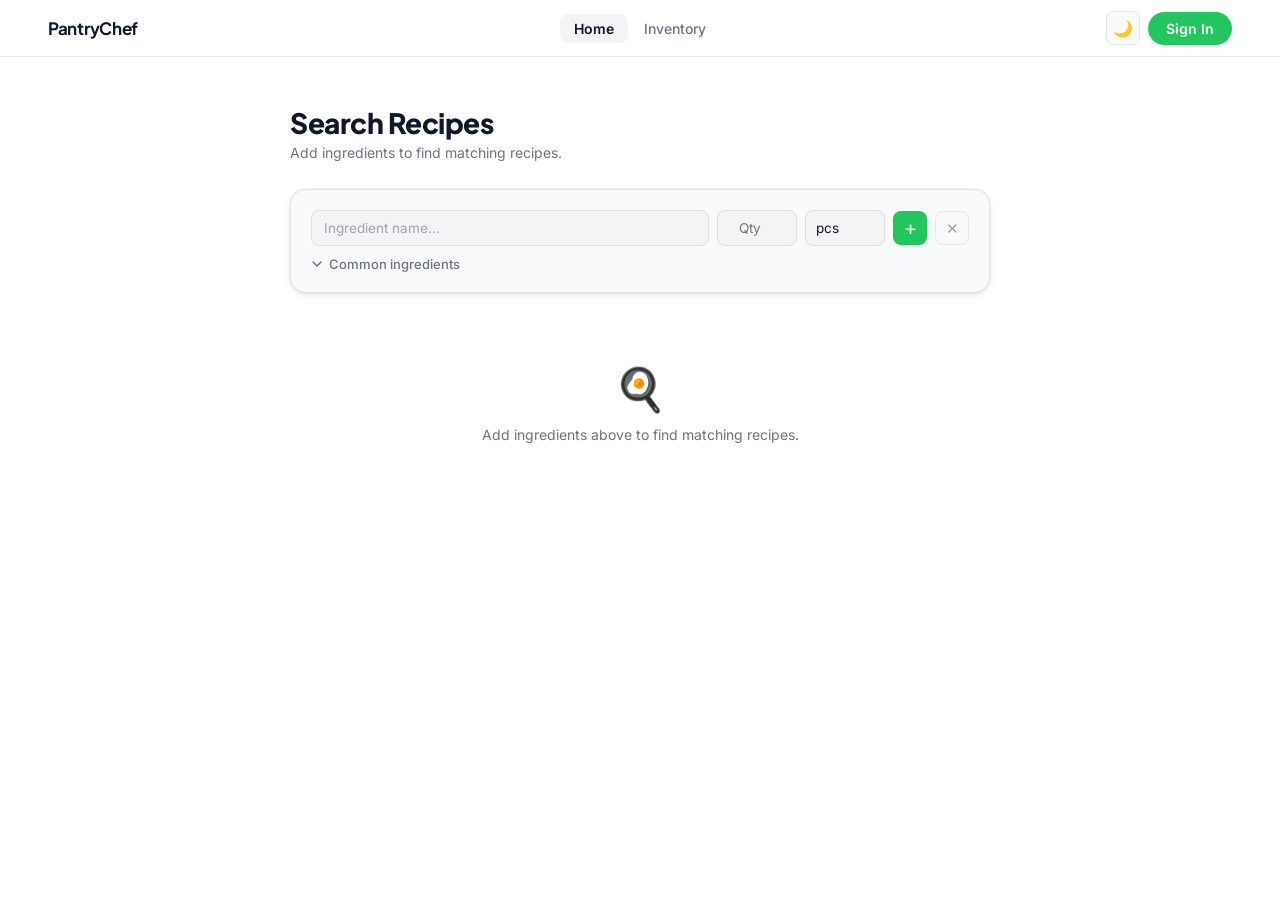
<file: web/components/index.html>
<!DOCTYPE html>
<html lang="en">
<head>
  <meta charset="UTF-8">
  <meta name="viewport" content="width=device-width, initial-scale=1.0">
  <title>PantryChef</title>
  <link rel="stylesheet" href="shared.css">
  <link rel="stylesheet" href="index.css">
  <!-- Apply dark mode before paint to prevent flash -->
  <script>if(localStorage.getItem('theme')==='dark')document.documentElement.classList.add('dark');</script>
</head>
<body>

<header>
  <div class="logo" onclick="location.href='index.html'">PantryChef</div>
  <nav class="h-nav">
    <button class="nav-btn active">Home</button>
    <button class="nav-btn" onclick="location.href='inventory.html'">Inventory</button>
  </nav>
  <div class="h-right">
    <span id="userBadge"></span>
    <button class="btn-theme" onclick="toggleTheme()" title="Toggle dark mode">🌙</button>
    <button class="btn-signin" id="btnSignIn" onclick="location.href='login.html'">Sign In</button>
    <button class="btn-logout" id="btnLogout" onclick="doLogout()">Sign Out</button>
  </div>
</header>

<div class="toast" id="toast"></div>

<div class="page">
  <div class="page-title">Search Recipes</div>
  <div class="page-sub">Add ingredients to find matching recipes.</div>

  <div class="input-card">
    <div class="input-row">
      <div class="af-wrap">
        <input id="ingName" type="text" placeholder="Ingredient name…" autocomplete="off">
        <div id="suggestions"></div>
      </div>
      <input id="ingQty" class="qty-inp" type="number" placeholder="Qty" min="0.01" step="any">
      <select id="ingUnit" class="unit-sel">
        <option>g</option><option>kg</option><option>ml</option><option>L</option>
        <option>cups</option><option>tbsp</option><option>tsp</option>
        <option selected>pcs</option><option>oz</option><option>lb</option>
      </select>
      <button class="btn-add-ing" onclick="addIng()" title="Add">+</button>
      <button class="btn-clear-ing" onclick="clearForm()" title="Clear">✕</button>
    </div>

    <button class="common-toggle" id="commonToggle" onclick="toggleCommon()">
      <svg width="12" height="12" viewBox="0 0 12 12" fill="none">
        <path d="M2 4l4 4 4-4" stroke="currentColor" stroke-width="1.5" stroke-linecap="round"/>
      </svg>
      Common ingredients
    </button>
    <div class="common-grid" id="commonGrid"></div>

    <div class="ing-chips-section" id="chipsSection" style="display:none">
      <div class="ing-chips-label" id="chipsLabel">YOUR INGREDIENTS (0)</div>
      <div class="ing-chips" id="chipsList"></div>
    </div>
  </div>

  <div class="results-section" id="resultsSection" style="display:none">
    <div class="results-label" id="resultsLabel"></div>
    <div class="results-grid" id="resultsGrid"></div>
  </div>
  <div class="results-empty" id="resultsEmpty">
    <span class="results-empty-ico">🍳</span>
    <p>Add ingredients above to find matching recipes.</p>
  </div>
</div>

<script src="shared.js"></script>
<script src="index.js"></script>
</body>
</html>
</file>
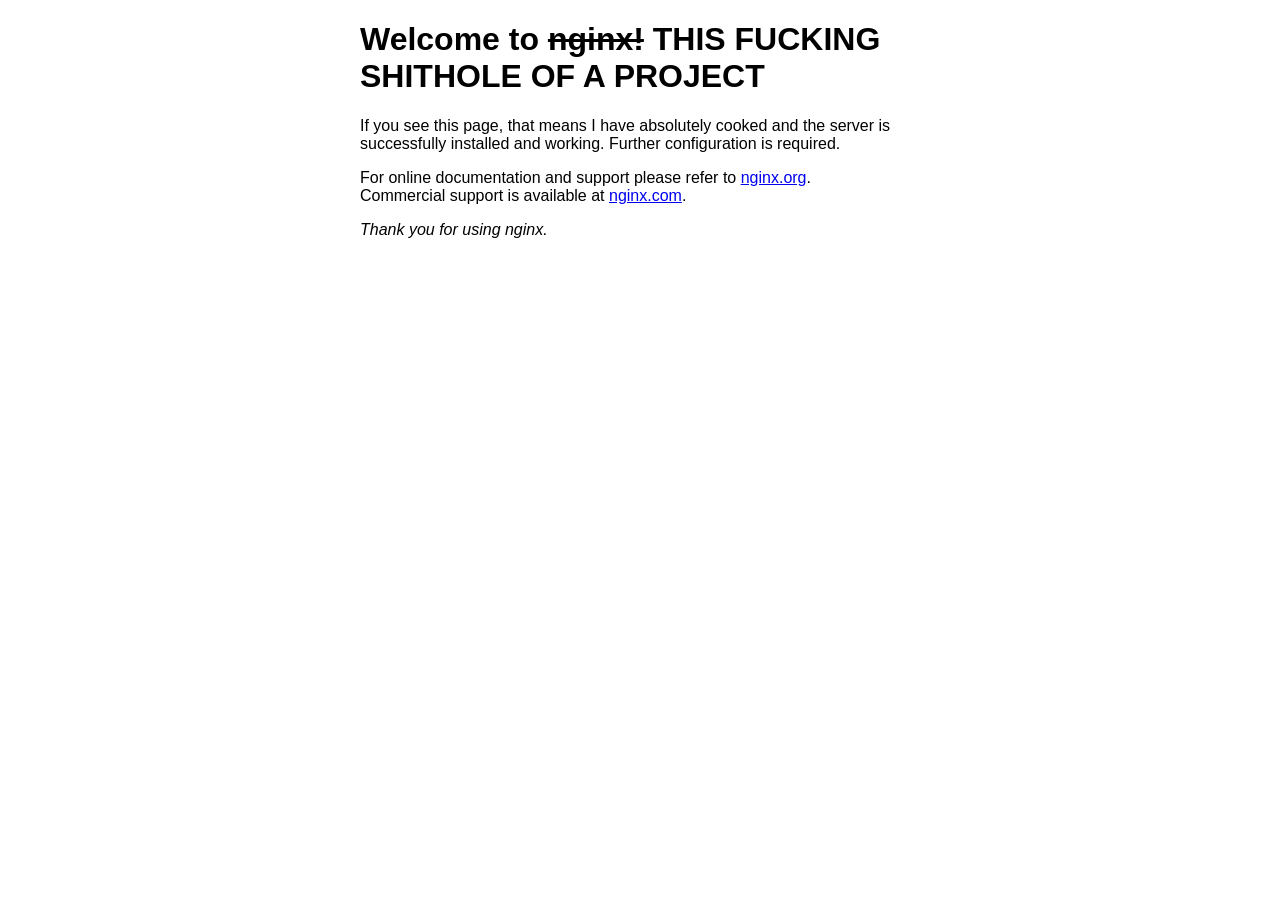
<file: index.nginx-debian.html>
<!DOCTYPE html>
<html>
<head>
<title>Welcome to nginx!</title>
<style>
html { color-scheme: light dark; }
body { width: 35em; margin: 0 auto;
font-family: Tahoma, Verdana, Arial, sans-serif; }
</style>
</head>
<body>
        <h1>Welcome to <s>nginx!</s> THIS FUCKING SHITHOLE OF A PROJECT</h1>
<p>If you see this page, that means I have absolutely cooked and the server is successfully installed and
working. Further configuration is required.</p>

<p>For online documentation and support please refer to
<a href="http://nginx.org/">nginx.org</a>.<br/>
Commercial support is available at
<a href="http://nginx.com/">nginx.com</a>.</p>

<p><em>Thank you for using nginx.</em></p>
</body>
</html>
</file>
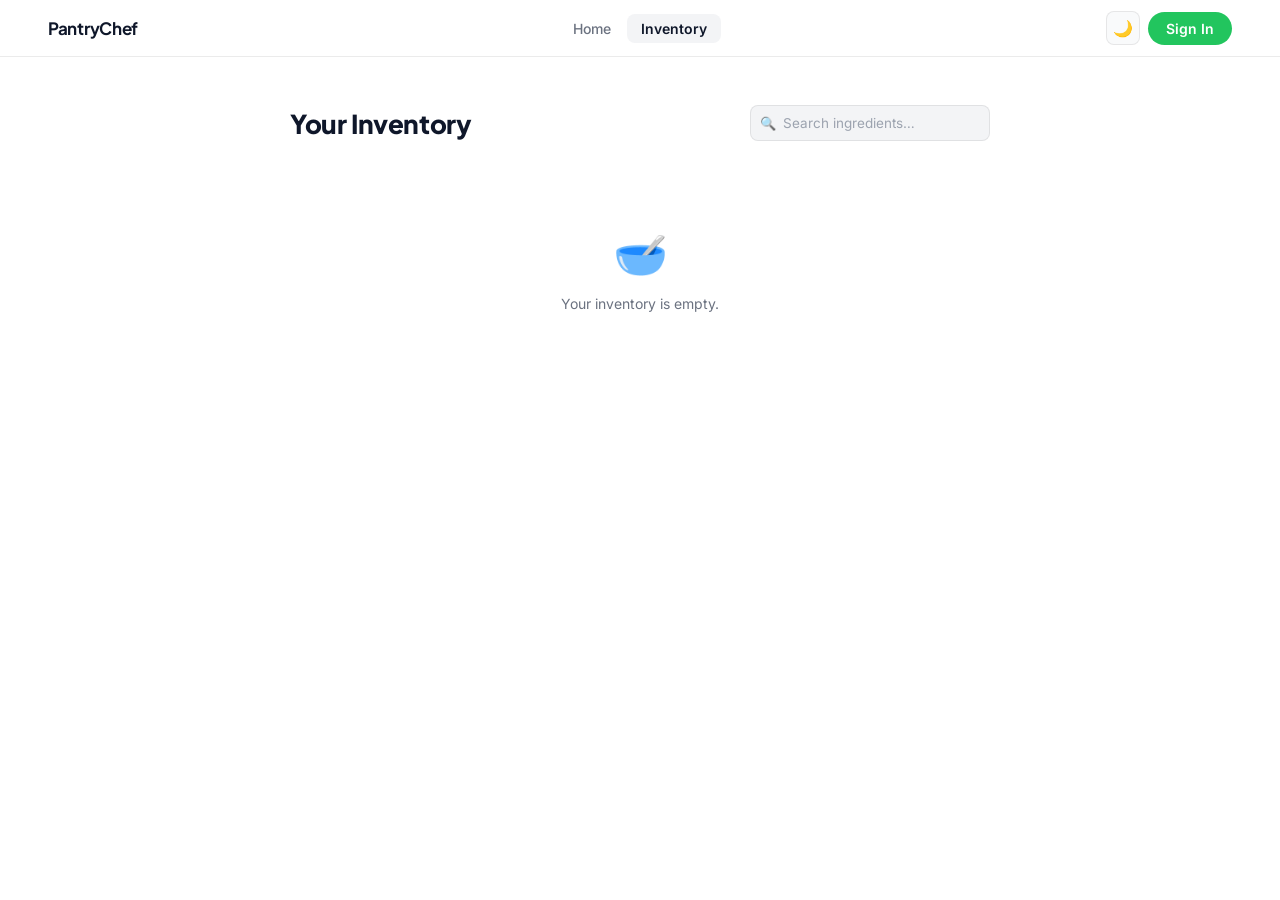
<file: web/components/inventory.html>
<!DOCTYPE html>
<html lang="en">
<head>
  <meta charset="UTF-8">
  <meta name="viewport" content="width=device-width, initial-scale=1.0">
  <title>PantryChef — Inventory</title>
  <link rel="stylesheet" href="shared.css">
  <link rel="stylesheet" href="inventory.css">
  <script>if(localStorage.getItem('theme')==='dark')document.documentElement.classList.add('dark');</script>
</head>
<body>

<header>
  <div class="logo" onclick="location.href='index.html'">PantryChef</div>
  <nav class="h-nav">
    <button class="nav-btn" onclick="location.href='index.html'">Home</button>
    <button class="nav-btn active">Inventory</button>
  </nav>
  <div class="h-right">
    <span id="userBadge"></span>
    <button class="btn-theme" onclick="toggleTheme()" title="Toggle dark mode">🌙</button>
    <button class="btn-signin" id="btnSignIn" onclick="location.href='login.html'">Sign In</button>
    <button class="btn-logout" id="btnLogout" onclick="doLogout()">Sign Out</button>
  </div>
</header>

<div class="toast" id="toast"></div>

<div class="inv-main">
  <div class="inv-hdr">
    <h2>Your Inventory</h2>
    <div class="search-wrap">
      <span class="search-icon">🔍</span>
      <input id="search" type="text" placeholder="Search ingredients…">
    </div>
  </div>
  <div id="list"></div>
</div>

<!-- Confirm dialog -->
<div class="overlay" id="overlay">
  <div class="dialog">
    <h3>Remove ingredient?</h3>
    <p id="dlgMsg"></p>
    <div class="dlg-btns">
      <button class="btn-cancel" id="btnNo">Cancel</button>
      <button class="btn-danger" id="btnYes">Remove</button>
    </div>
  </div>
</div>

<!-- Undo bar -->
<div class="undo-bar" id="undoBar">
  <span id="undoMsg"></span>
  <button class="btn-undo" onclick="undoRemove()">Undo</button>
</div>

<script src="shared.js"></script>
<script src="inventory.js"></script>
</body>
</html>
</file>
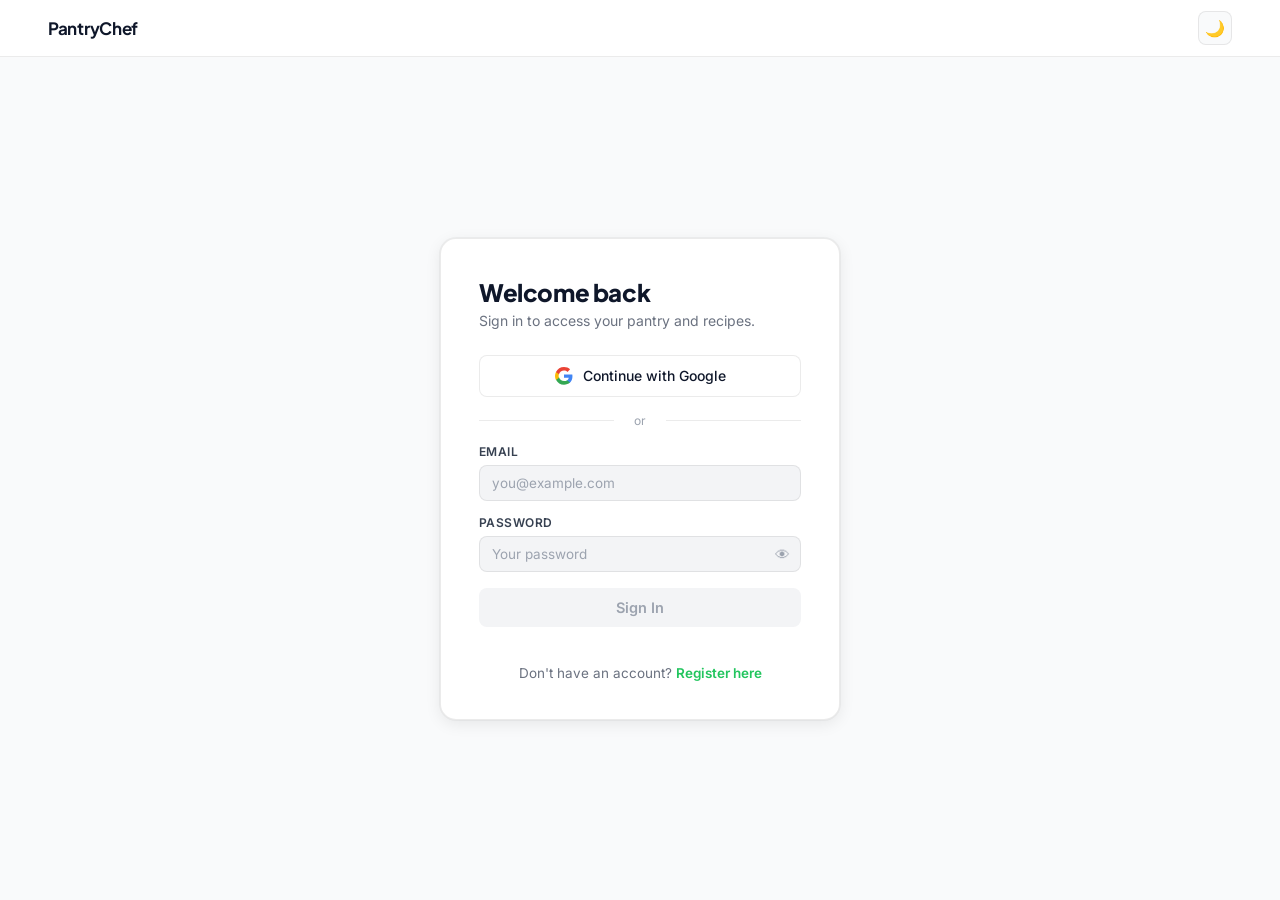
<file: web/components/login.html>
<!DOCTYPE html>
<html lang="en">
<head>
  <meta charset="UTF-8">
  <meta name="viewport" content="width=device-width, initial-scale=1.0">
  <title>PantryChef — Sign In</title>
  <link rel="stylesheet" href="shared.css">
  <link rel="stylesheet" href="login.css">
  <script>if(localStorage.getItem('theme')==='dark')document.documentElement.classList.add('dark');</script>
</head>
<body>

<header>
  <div class="logo" onclick="location.href='index.html'">PantryChef</div>
  <button class="btn-theme" onclick="toggleTheme()" title="Toggle dark mode">🌙</button>
</header>

<div class="auth-wrap">
  <div class="auth-card" id="authCard">
    <!-- Rendered by login.js -->
  </div>
</div>

<script src="shared.js"></script>
<script src="login.js"></script>
</body>
</html>
</file>
<file: web/components/shared.css>
/* ============================================================
   PantryChef — Shared Styles
   Covers: design tokens, dark mode, header, nav, buttons, toast
   ============================================================ */

/* ── GOOGLE FONTS ── */
@import url('https://fonts.googleapis.com/css2?family=Plus+Jakarta+Sans:wght@500;600;700;800&family=Inter:wght@400;500;600&display=swap');

/* ── LIGHT THEME TOKENS ── */
:root {
  --bg: #ffffff;
  --bg-s: #f9fafb;
  --bg-m: #f3f4f6;
  --border: rgba(0, 0, 0, 0.08);
  --border-h: rgba(0, 0, 0, 0.16);
  --ink: #0f172a;
  --ink2: #374151;
  --muted: #6b7280;
  --muted2: #9ca3af;
  --green: #22c55e;
  --gd: #16a34a;
  --gl: #dcfce7;
  --gm: #bbf7d0;
  --red: #ef4444;
  --rl: #fee2e2;
  --yellow: #f59e0b;
  --yl: #fef3c7;
  --sh-xs: 0 1px 2px rgba(0,0,0,.05);
  --sh-sm: 0 0 0 1px rgba(0,0,0,.04), 0 2px 4px rgba(0,0,0,.05), 0 4px 12px rgba(0,0,0,.04);
  --sh-md: 0 0 0 1px rgba(0,0,0,.04), 0 4px 16px rgba(0,0,0,.08);
  --sh-lg: 0 0 0 1px rgba(0,0,0,.05), 0 8px 32px rgba(0,0,0,.12);
  --r: 12px;
  --rs: 8px;
  --rl2: 16px;
  --rf: 9999px;
}

/* ── DARK THEME TOKENS ── */
html.dark {
  --bg: #0f172a;
  --bg-s: #1e293b;
  --bg-m: #334155;
  --border: rgba(255, 255, 255, 0.08);
  --border-h: rgba(255, 255, 255, 0.16);
  --ink: #f1f5f9;
  --ink2: #cbd5e1;
  --muted: #94a3b8;
  --muted2: #64748b;
  --green: #22c55e;
  --gd: #16a34a;
  --gl: rgba(34, 197, 94, 0.15);
  --gm: rgba(34, 197, 94, 0.25);
  --red: #f87171;
  --rl: rgba(248, 113, 113, 0.15);
  --yellow: #fbbf24;
  --yl: rgba(251, 191, 36, 0.15);
  --sh-xs: 0 1px 2px rgba(0,0,0,.3);
  --sh-sm: 0 0 0 1px rgba(255,255,255,.04), 0 2px 4px rgba(0,0,0,.3), 0 4px 12px rgba(0,0,0,.3);
  --sh-md: 0 0 0 1px rgba(255,255,255,.04), 0 4px 16px rgba(0,0,0,.4);
  --sh-lg: 0 0 0 1px rgba(255,255,255,.05), 0 8px 32px rgba(0,0,0,.5);
}

html { color-scheme: light; -webkit-font-smoothing: antialiased; }
html.dark { color-scheme: dark; }

/* ── RESET ── */
*, *::before, *::after { box-sizing: border-box; margin: 0; padding: 0; }

/* ── BASE ── */
body {
  font-family: 'Inter', -apple-system, sans-serif;
  background: var(--bg);
  color: var(--ink);
  min-height: 100vh;
  transition: background .2s, color .2s;
}
button { font-family: 'Inter', sans-serif; cursor: pointer; transition: all .15s; border: none; }

/* ── HEADER ── */
header {
  display: flex;
  align-items: center;
  justify-content: space-between;
  padding: 0 48px;
  height: 57px;
  background: var(--bg);
  border-bottom: 1px solid var(--border);
  position: sticky;
  top: 0;
  z-index: 100;
  transition: background .2s;
}
.logo {
  font-family: 'Plus Jakarta Sans', sans-serif;
  font-size: 17px;
  font-weight: 700;
  color: var(--ink);
  cursor: pointer;
  letter-spacing: -.3px;
}
.h-nav {
  display: flex;
  align-items: center;
  gap: 2px;
  position: absolute;
  left: 50%;
  transform: translateX(-50%);
}
.nav-btn {
  padding: 6px 14px;
  font-size: 14px;
  font-weight: 500;
  color: var(--muted);
  border-radius: var(--rs);
  border: none;
  background: none;
  cursor: pointer;
  font-family: 'Inter', sans-serif;
  white-space: nowrap;
  transition: color .15s, background .15s;
}
.nav-btn:hover, .nav-btn.active { color: var(--ink); background: var(--bg-m); font-weight: 600; }

.h-right { display: flex; align-items: center; gap: 8px; flex-shrink: 0; }

#userBadge {
  font-size: 13px;
  font-weight: 500;
  color: var(--muted);
  padding: 5px 12px;
  background: var(--bg-s);
  border: 1px solid var(--border);
  border-radius: var(--rf);
  display: none;
}

/* ── HEADER BUTTONS ── */
.btn-theme {
  width: 34px; height: 34px;
  border-radius: var(--rs);
  border: 1px solid var(--border);
  background: var(--bg-s);
  color: var(--ink);
  font-size: 16px;
  display: flex; align-items: center; justify-content: center;
  flex-shrink: 0;
}
.btn-theme:hover { background: var(--bg-m); border-color: var(--border-h); }

.btn-signin {
  padding: 8px 18px;
  background: var(--green);
  color: #fff;
  border-radius: var(--rf);
  font-size: 14px;
  font-weight: 600;
}
.btn-signin:hover { background: var(--gd); transform: translateY(-1px); }

.btn-logout {
  padding: 7px 14px;
  border: 1px solid var(--border);
  border-radius: var(--rs);
  background: var(--bg);
  color: var(--red);
  font-size: 13.5px;
  font-weight: 500;
  display: none;
}
.btn-logout:hover { background: var(--rl); }

/* ── TOAST ── */
.toast {
  position: fixed;
  top: 72px;
  left: 50%;
  transform: translateX(-50%) translateY(-8px);
  background: var(--ink);
  color: var(--bg);
  padding: 10px 20px;
  border-radius: var(--rf);
  font-size: 13.5px;
  font-weight: 500;
  opacity: 0;
  pointer-events: none;
  z-index: 9999;
  transition: all .25s;
  box-shadow: var(--sh-md);
}
.toast.show { opacity: 1; transform: translateX(-50%) translateY(0); }

/* ── ANIMATIONS ── */
@keyframes fadeUp { from { opacity: 0; transform: translateY(14px); } to { opacity: 1; transform: translateY(0); } }
@keyframes popIn  { from { opacity: 0; transform: scale(.9); }        to { opacity: 1; transform: scale(1); } }
@keyframes spin   { to { transform: rotate(360deg); } }

/* ── RESPONSIVE ── */
@media (max-width: 768px) {
  header { padding: 0 20px; }
  .h-nav { display: none; }
}
</file>
<file: web/components/index.css>
/* ============================================================
   PantryChef — Home / Recipe Search Page Styles
   ============================================================ */

.page {
  max-width: 780px;
  margin: 0 auto;
  padding: 48px 40px 80px;
  animation: fadeUp .4s ease both;
}
.page-title {
  font-family: 'Plus Jakarta Sans', sans-serif;
  font-size: 28px;
  font-weight: 800;
  letter-spacing: -.5px;
  margin-bottom: 4px;
}
.page-sub { font-size: 14px; color: var(--muted); margin-bottom: 28px; }

/* ── INPUT CARD ── */
.input-card {
  background: var(--bg-s);
  border: 1px solid var(--border);
  border-radius: var(--rl2);
  padding: 20px;
  box-shadow: var(--sh-sm);
  margin-bottom: 14px;
}
.input-row { display: flex; gap: 8px; align-items: flex-start; flex-wrap: wrap; }

/* Autofill wrapper */
.af-wrap { position: relative; flex: 2; min-width: 180px; }
.af-wrap input {
  width: 100%;
  padding: 9px 12px;
  border: 1px solid var(--border);
  border-radius: var(--rs);
  background: var(--bg-m);
  color: var(--ink);
  outline: none;
  font-family: 'Inter', sans-serif;
  font-size: 13.5px;
  transition: border-color .15s, box-shadow .15s;
}
.af-wrap input:focus { border-color: var(--green); background: var(--bg-s); box-shadow: 0 0 0 3px rgba(34,197,94,.15); }
.af-wrap input::placeholder { color: var(--muted2); }

/* Suggestions dropdown */
#suggestions {
  position: absolute;
  top: calc(100% + 4px);
  left: 0; right: 0;
  background: var(--bg-s);
  border: 1px solid var(--border);
  border-radius: var(--rs);
  box-shadow: var(--sh-md);
  z-index: 200;
  display: none;
  overflow: hidden;
  max-height: 220px;
  overflow-y: auto;
}
.sug-item { padding: 9px 12px; font-size: 13.5px; cursor: pointer; color: var(--ink2); transition: background .1s; }
.sug-item:hover, .sug-item:focus { background: var(--bg-m); outline: none; color: var(--ink); }

/* Qty + Unit inputs */
.qty-inp {
  width: 80px;
  padding: 9px 10px;
  border: 1px solid var(--border);
  border-radius: var(--rs);
  background: var(--bg-m);
  color: var(--ink);
  outline: none;
  font-family: 'Inter', sans-serif;
  font-size: 13.5px;
  text-align: center;
  transition: border-color .15s;
}
.qty-inp:focus { border-color: var(--green); background: var(--bg-s); box-shadow: 0 0 0 3px rgba(34,197,94,.15); }

.unit-sel {
  padding: 9px 10px;
  border: 1px solid var(--border);
  border-radius: var(--rs);
  background: var(--bg-m);
  color: var(--ink);
  outline: none;
  font-family: 'Inter', sans-serif;
  font-size: 13.5px;
  appearance: none;
  cursor: pointer;
  min-width: 80px;
}
.unit-sel:focus { border-color: var(--green); background: var(--bg-s); box-shadow: 0 0 0 3px rgba(34,197,94,.15); }

/* Add / Clear buttons */
.btn-add-ing {
  width: 34px; height: 34px;
  background: var(--green);
  color: #fff;
  border: none;
  border-radius: var(--rs);
  font-size: 20px;
  line-height: 1;
  display: flex; align-items: center; justify-content: center;
  flex-shrink: 0;
  margin-top: 1px;
}
.btn-add-ing:hover { background: var(--gd); transform: translateY(-1px); }

.btn-clear-ing {
  width: 34px; height: 34px;
  background: none;
  color: var(--muted2);
  border: 1px solid var(--border);
  border-radius: var(--rs);
  font-size: 15px;
  display: flex; align-items: center; justify-content: center;
  flex-shrink: 0;
  margin-top: 1px;
}
.btn-clear-ing:hover { background: var(--rl); color: var(--red); border-color: var(--red); }

/* ── COMMON INGREDIENTS TOGGLE ── */
.common-toggle {
  display: flex;
  align-items: center;
  gap: 6px;
  font-size: 13px;
  font-weight: 500;
  color: var(--muted);
  cursor: pointer;
  background: none;
  border: none;
  padding: 10px 0 0;
  transition: color .15s;
}
.common-toggle:hover { color: var(--ink); }
.common-toggle svg { transition: transform .2s; }
.common-toggle.open svg { transform: rotate(180deg); }

.common-grid {
  display: none;
  grid-template-columns: repeat(5, 1fr);
  gap: 6px;
  margin-top: 10px;
}
.common-grid.open { display: grid; }

.cmn-btn {
  padding: 7px 8px;
  border: 1px solid var(--border);
  border-radius: var(--rs);
  background: var(--bg-m);
  color: var(--ink2);
  font-size: 12.5px;
  font-weight: 500;
  text-align: center;
  display: flex; align-items: center; justify-content: center;
  gap: 4px;
  cursor: pointer;
  transition: all .12s;
}
.cmn-btn:hover { background: var(--gl); border-color: var(--gm); color: var(--green); }

/* ── INGREDIENT CHIPS ── */
.ing-chips-section { margin-top: 16px; }
.ing-chips-label {
  font-size: 11px;
  font-weight: 600;
  letter-spacing: .1em;
  text-transform: uppercase;
  color: var(--muted2);
  margin-bottom: 8px;
}
.ing-chips { display: flex; flex-wrap: wrap; gap: 6px; }
.ing-chip {
  display: inline-flex;
  align-items: center;
  gap: 6px;
  padding: 5px 10px 5px 12px;
  background: var(--bg-m);
  border: 1px solid var(--border);
  border-radius: var(--rf);
  font-size: 13px;
  color: var(--ink);
  animation: popIn .15s ease both;
}
.ing-chip-qty { color: var(--muted); font-size: 12px; }
.chip-rm {
  background: none;
  border: none;
  color: var(--muted2);
  font-size: 13px;
  padding: 0 2px;
  line-height: 1;
  cursor: pointer;
  display: flex; align-items: center;
}
.chip-rm:hover { color: var(--red); }

/* ── RESULTS SECTION ── */
.results-section { margin-top: 32px; }
.results-label {
  font-family: 'Plus Jakarta Sans', sans-serif;
  font-size: 18px;
  font-weight: 700;
  color: var(--ink);
  margin-bottom: 16px;
}
.results-empty { text-align: center; padding: 56px 20px; color: var(--muted); }
.results-empty-ico { font-size: 42px; display: block; margin-bottom: 12px; }
.results-empty p { font-size: 14px; }
.results-grid { display: grid; grid-template-columns: repeat(2, 1fr); gap: 12px; }

/* ── RECIPE CARDS ── */
.recipe-card {
  background: var(--bg-s);
  border: 1px solid var(--border);
  border-radius: var(--rl2);
  padding: 18px 20px;
  box-shadow: var(--sh-sm);
  transition: box-shadow .2s, transform .2s, border-color .2s;
}
.recipe-card:hover { box-shadow: var(--sh-md); transform: translateY(-2px); border-color: var(--border-h); }
.recipe-card.complete { border-color: var(--green); box-shadow: 0 0 0 1px var(--green), 0 4px 16px rgba(34,197,94,.15); }

.card-top { display: flex; justify-content: space-between; align-items: flex-start; margin-bottom: 10px; }
.card-name {
  font-family: 'Plus Jakarta Sans', sans-serif;
  font-size: 15px;
  font-weight: 700;
  color: var(--ink);
  letter-spacing: -.15px;
}
.card-pct { font-size: 13px; font-weight: 700; border-radius: var(--rf); padding: 3px 9px; }
.pct-high { background: var(--gl); color: var(--gd); }
.pct-mid  { background: var(--yl); color: #92400e; }
.pct-low  { background: var(--rl); color: var(--red); }
html.dark .pct-mid { color: #fde68a; }

.prog-wrap { height: 4px; background: var(--bg-m); border-radius: var(--rf); margin-bottom: 12px; overflow: hidden; }
.prog-bar  { height: 100%; border-radius: var(--rf); width: 0%; transition: width .6s cubic-bezier(.4,0,.2,1); }
.prog-high { background: var(--green); }
.prog-mid  { background: var(--yellow); }
.prog-low  { background: var(--red); }

.card-sec-lbl {
  font-size: 11px;
  font-weight: 600;
  letter-spacing: .08em;
  text-transform: uppercase;
  color: var(--muted2);
  margin-bottom: 7px;
}
.card-sec-lbl.green { color: var(--gd); }

.tags { display: flex; flex-wrap: wrap; gap: 5px; margin-bottom: 10px; }
.tag { font-size: 12px; font-weight: 500; padding: 3px 9px; border-radius: var(--rf); border: 1px solid; }
.tag-have    { background: var(--gl); color: var(--gd);  border-color: var(--gm); }
.tag-missing { background: var(--rl); color: var(--red); border-color: var(--red); }
.tag-partial { background: var(--yl); color: #92400e;    border-color: #fde68a; }
html.dark .tag-partial { color: #fde68a; border-color: rgba(251,191,36,.3); }

.card-toggle {
  font-size: 12px;
  color: var(--muted);
  background: none;
  border: none;
  padding: 0;
  cursor: pointer;
  display: flex; align-items: center; gap: 4px;
  transition: color .15s;
  margin-top: 2px;
}
.card-toggle:hover { color: var(--ink); }
.card-toggle svg { transition: transform .2s; }

.card-detail { display: none; margin-top: 12px; border-top: 1px solid var(--border); padding-top: 12px; }
.card-detail.open { display: block; }
.detail-row {
  display: flex;
  justify-content: space-between;
  align-items: center;
  padding: 5px 0;
  border-bottom: 1px solid var(--border);
  font-size: 13px;
}
.detail-row:last-child { border-bottom: none; }
.detail-name  { font-weight: 500; color: var(--ink2); }
.detail-right { display: flex; align-items: center; gap: 6px; }
.detail-qty   { color: var(--muted); font-size: 12px; }
.status-dot   { width: 7px; height: 7px; border-radius: 50%; flex-shrink: 0; }
.dot-have     { background: var(--green); }
.dot-missing  { background: var(--red); }
.dot-partial  { background: var(--yellow); }

@media (max-width: 768px) {
  .page { padding: 28px 16px 60px; }
  .results-grid { grid-template-columns: 1fr; }
  .common-grid  { grid-template-columns: repeat(3, 1fr); }
}
</file>
<file: web/components/inventory.css>
/* ============================================================
   PantryChef — Inventory Page Styles
   ============================================================ */

.inv-main {
  max-width: 780px;
  margin: 0 auto;
  padding: 48px 40px;
  animation: fadeUp .4s ease both;
}
.inv-hdr {
  display: flex;
  justify-content: space-between;
  align-items: center;
  margin-bottom: 22px;
  flex-wrap: wrap;
  gap: 12px;
}
.inv-hdr h2 {
  font-family: 'Plus Jakarta Sans', sans-serif;
  font-size: 26px;
  font-weight: 800;
  letter-spacing: -.4px;
}

/* ── SEARCH BAR ── */
.search-wrap { position: relative; }
.search-wrap input {
  padding-left: 32px;
  width: 240px;
  font-size: 13.5px;
  padding-top: 9px;
  padding-bottom: 9px;
  border: 1px solid var(--border);
  border-radius: var(--rs);
  background: var(--bg-m);
  color: var(--ink);
  outline: none;
  font-family: 'Inter', sans-serif;
  transition: border-color .15s, box-shadow .15s;
}
.search-wrap input:focus { border-color: var(--green); background: var(--bg-s); box-shadow: 0 0 0 3px rgba(34,197,94,.15); }
.search-wrap input::placeholder { color: var(--muted2); }
.search-icon {
  position: absolute;
  left: 10px;
  top: 50%;
  transform: translateY(-50%);
  color: var(--muted2);
  font-size: 13px;
  pointer-events: none;
}

/* ── INVENTORY ITEMS ── */
.inv-item {
  display: flex;
  align-items: center;
  gap: 12px;
  padding: 12px 16px;
  background: var(--bg-s);
  border: 1px solid var(--border);
  border-radius: var(--r);
  margin-bottom: 6px;
  box-shadow: var(--sh-xs);
  transition: box-shadow .15s, border-color .15s;
}
.inv-item:hover { box-shadow: var(--sh-sm); border-color: var(--border-h); }

.inv-info  { flex: 1; display: flex; align-items: center; gap: 8px; }
.inv-name  { font-weight: 600; font-size: 14px; color: var(--ink); }
.inv-unit  { font-size: 11px; color: var(--muted); background: var(--bg-m); border-radius: 4px; padding: 2px 7px; font-weight: 500; }

.inv-ctrl  { display: flex; align-items: center; gap: 5px; }
.btn-qty {
  width: 28px; height: 28px;
  border: 1px solid var(--border);
  border-radius: 6px;
  background: var(--bg-m);
  font-size: 16px;
  font-weight: 600;
  color: var(--ink2);
  display: flex; align-items: center; justify-content: center;
  padding: 0;
  line-height: 1;
}
.btn-qty:hover   { background: var(--bg-s); border-color: var(--border-h); }
.btn-minus:hover { background: var(--rl);   border-color: var(--red); color: var(--red); }
.btn-plus:hover  { background: var(--gl);   border-color: var(--gm);  color: var(--gd);  }

.qty-inp {
  width: 60px;
  text-align: center;
  padding: 5px 8px;
  font-size: 13.5px;
  font-weight: 600;
  border: 1px solid var(--border);
  border-radius: 6px;
  background: var(--bg-m);
  color: var(--ink);
  outline: none;
  font-family: 'Inter', sans-serif;
  transition: border-color .15s;
}
.qty-inp:focus { border-color: var(--green); background: var(--bg-s); }

.btn-rm {
  padding: 5px 9px;
  border: 1px solid transparent;
  border-radius: 6px;
  background: none;
  color: var(--muted2);
  font-size: 12px;
}
.btn-rm:hover { background: var(--rl); border-color: var(--red); color: var(--red); }

/* ── EMPTY STATE ── */
.empty { text-align: center; padding: 64px 20px; color: var(--muted); }
.empty-ico { font-size: 44px; display: block; margin-bottom: 14px; }
.empty p   { font-size: 14px; }

/* ── CONFIRM DIALOG ── */
.overlay {
  position: fixed; inset: 0;
  background: rgba(0, 0, 0, .5);
  z-index: 800;
  display: none;
  align-items: center;
  justify-content: center;
  backdrop-filter: blur(3px);
}
.overlay.show { display: flex; animation: fdIn .15s ease; }
@keyframes fdIn { from { opacity: 0; } to { opacity: 1; } }

.dialog {
  background: var(--bg-s);
  border: 1px solid var(--border);
  border-radius: var(--rl2);
  padding: 28px 30px;
  max-width: 360px;
  width: 90%;
  box-shadow: var(--sh-lg);
  animation: popIn .18s ease;
}
.dialog h3 { font-family: 'Plus Jakarta Sans', sans-serif; font-size: 17px; font-weight: 700; margin-bottom: 6px; color: var(--ink); }
.dialog p  { font-size: 13.5px; color: var(--muted); margin-bottom: 22px; }

.dlg-btns { display: flex; gap: 8px; justify-content: flex-end; }
.btn-cancel {
  padding: 9px 17px;
  border: 1px solid var(--border);
  border-radius: var(--rs);
  background: var(--bg-m);
  color: var(--ink);
  font-size: 13.5px;
  font-weight: 600;
  cursor: pointer;
  transition: background .12s;
  font-family: 'Inter', sans-serif;
}
.btn-cancel:hover { background: var(--bg-s); }
.btn-danger {
  padding: 9px 17px;
  border: none;
  border-radius: var(--rs);
  background: var(--red);
  color: #fff;
  font-size: 13.5px;
  font-weight: 600;
  cursor: pointer;
  font-family: 'Inter', sans-serif;
}
.btn-danger:hover { background: #dc2626; }

/* ── UNDO BAR ── */
.undo-bar {
  position: fixed;
  bottom: 24px;
  left: 50%;
  transform: translateX(-50%) translateY(16px);
  background: var(--bg-s);
  color: var(--ink);
  border: 1px solid var(--border);
  padding: 10px 18px;
  border-radius: var(--rf);
  font-size: 13.5px;
  font-weight: 500;
  display: flex; align-items: center; gap: 14px;
  opacity: 0;
  pointer-events: none;
  z-index: 700;
  transition: all .25s;
  box-shadow: var(--sh-lg);
}
.undo-bar.show { opacity: 1; transform: translateX(-50%) translateY(0); pointer-events: auto; }
.btn-undo {
  background: none; border: none;
  color: var(--green);
  font-size: 13px; font-weight: 700;
  text-transform: uppercase; letter-spacing: .04em;
  padding: 0; cursor: pointer;
  font-family: 'Inter', sans-serif;
}
.btn-undo:hover { color: var(--gd); }

@media (max-width: 768px) {
  .inv-main { padding: 28px 16px; }
  .inv-item { flex-wrap: wrap; }
}
</file>
<file: web/components/login.css>
/* ============================================================
   PantryChef — Login / Register Page Styles
   ============================================================ */

body { background: var(--bg-s); }

/* ── CARD WRAPPER ── */
.auth-wrap {
  display: flex;
  justify-content: center;
  align-items: center;
  min-height: calc(100vh - 57px);
  padding: 40px;
}
.auth-card {
  background: var(--bg);
  border: 1px solid var(--border);
  border-radius: var(--rl2);
  padding: 38px;
  width: 100%;
  max-width: 400px;
  box-shadow: var(--sh-md);
  animation: fadeUp .4s ease both;
  transition: background .2s, border-color .2s;
}
.auth-card h2 {
  font-family: 'Plus Jakarta Sans', sans-serif;
  font-size: 24px;
  font-weight: 800;
  letter-spacing: -.4px;
  margin-bottom: 5px;
}
.auth-sub { font-size: 14px; color: var(--muted); margin-bottom: 26px; }

/* ── GOOGLE BUTTON ── */
.btn-google {
  width: 100%;
  padding: 11px;
  border: 1px solid var(--border);
  border-radius: var(--rs);
  background: var(--bg);
  color: var(--ink);
  font-size: 14px;
  font-weight: 500;
  display: flex; align-items: center; justify-content: center;
  gap: 10px;
  cursor: pointer;
  transition: all .15s;
  margin-bottom: 4px;
}
.btn-google:hover { background: var(--bg-m); border-color: var(--border-h); }
.btn-google:disabled { opacity: .7; cursor: not-allowed; }

.g-icon {
  width: 18px; height: 18px;
  flex-shrink: 0;
  background: url("data:image/svg+xml,%3Csvg xmlns='http://www.w3.org/2000/svg' viewBox='0 0 48 48'%3E%3Cpath fill='%234285F4' d='M46.5 24.5c0-1.6-.1-3.1-.4-4.5H24v8.5h12.7c-.5 3-2.2 5.5-4.7 7.2v6h7.6c4.4-4.1 7-10.1 7-17.2z'/%3E%3Cpath fill='%2334A853' d='M24 47c6.5 0 11.9-2.1 15.9-5.8l-7.6-6c-2.1 1.4-4.8 2.3-8.2 2.3-6.3 0-11.6-4.3-13.5-10H2.6v6.2C6.6 41.8 14.7 47 24 47z'/%3E%3Cpath fill='%23FBBC05' d='M10.5 28.5c-.5-1.4-.8-3-.8-4.5s.3-3.1.8-4.5v-6.2H2.6A23.9 23.9 0 000 24c0 3.9.9 7.5 2.6 10.7l7.9-6.2z'/%3E%3Cpath fill='%23EA4335' d='M24 9.5c3.6 0 6.8 1.2 9.3 3.6l7-7C36 2.1 30.6 0 24 0 14.7 0 6.6 5.2 2.6 13.3l7.9 6.2C12.4 13.8 17.7 9.5 24 9.5z'/%3E%3C/svg%3E") no-repeat center/contain;
}
.g-spinner {
  display: none;
  width: 14px; height: 14px;
  border: 2px solid var(--border);
  border-top-color: var(--ink);
  border-radius: 50%;
  animation: spin .6s linear infinite;
}

/* ── DIVIDER ── */
.divider {
  text-align: center;
  color: var(--muted2);
  font-size: 12px;
  position: relative;
  margin: 16px 0;
}
.divider::before, .divider::after {
  content: '';
  position: absolute;
  top: 50%;
  width: 42%;
  height: 1px;
  background: var(--border);
}
.divider::before { left: 0; }
.divider::after  { right: 0; }

/* ── FORM FIELDS ── */
.fields { display: flex; flex-direction: column; gap: 14px; margin-bottom: 16px; }

.f-label {
  display: block;
  font-size: 12px;
  font-weight: 600;
  letter-spacing: .04em;
  text-transform: uppercase;
  color: var(--ink2);
  margin-bottom: 6px;
}
.f-wrap { position: relative; }
.f-wrap input {
  display: block;
  width: 100%;
  padding: 9px 40px 9px 12px;
  border: 1px solid var(--border);
  border-radius: var(--rs);
  background: var(--bg-m);
  color: var(--ink);
  outline: none;
  font-family: 'Inter', sans-serif;
  font-size: 13.5px;
  transition: border-color .15s, box-shadow .15s, background .15s;
}
.f-wrap input:focus { border-color: var(--green); background: var(--bg-s); box-shadow: 0 0 0 3px rgba(34,197,94,.15); }
.f-wrap input::placeholder { color: var(--muted2); }
.f-wrap input.err {
  border-color: var(--red) !important;
  box-shadow: 0 0 0 3px rgba(239,68,68,.18) !important;
  background: var(--rl) !important;
}

.btn-eye {
  position: absolute;
  right: 11px;
  top: 50%;
  transform: translateY(-50%);
  background: none; border: none;
  color: var(--muted2);
  font-size: 15px;
  padding: 0; line-height: 1;
  cursor: pointer;
}
.btn-eye:hover { color: var(--ink); }

.f-err { font-size: 12px; color: var(--red); margin-top: 5px; display: none; }
.f-err.show { display: block; }

/* ── SUBMIT BUTTON ── */
.btn-submit {
  width: 100%;
  padding: 11px;
  background: var(--green);
  color: #fff;
  border: none;
  border-radius: var(--rs);
  font-size: 14.5px;
  font-weight: 600;
  margin-bottom: 14px;
  position: relative;
  cursor: pointer;
  transition: all .15s;
  font-family: 'Inter', sans-serif;
}
.btn-submit:hover:not(:disabled) { background: var(--gd); transform: translateY(-1px); }
.btn-submit:disabled { background: var(--bg-m); color: var(--muted2); cursor: not-allowed; }

.btn-spinner {
  display: none;
  width: 14px; height: 14px;
  border: 2px solid rgba(255,255,255,.35);
  border-top-color: #fff;
  border-radius: 50%;
  animation: spin .6s linear infinite;
  position: absolute;
  right: 14px; top: 50%;
  transform: translateY(-50%);
}

/* ── STATUS MESSAGE ── */
#msg { font-size: 13px; text-align: center; min-height: 18px; margin-bottom: 4px; }

/* ── REGISTER LINK ── */
.register-link { text-align: center; font-size: 13.5px; color: var(--muted); margin-top: 6px; }
.register-link a { color: var(--green); font-weight: 600; text-decoration: none; cursor: pointer; }
.register-link a:hover { color: var(--gd); text-decoration: underline; }

@media (max-width: 600px) {
  header { padding: 0 20px; }
  .auth-card { padding: 26px 20px; }
}
</file>
